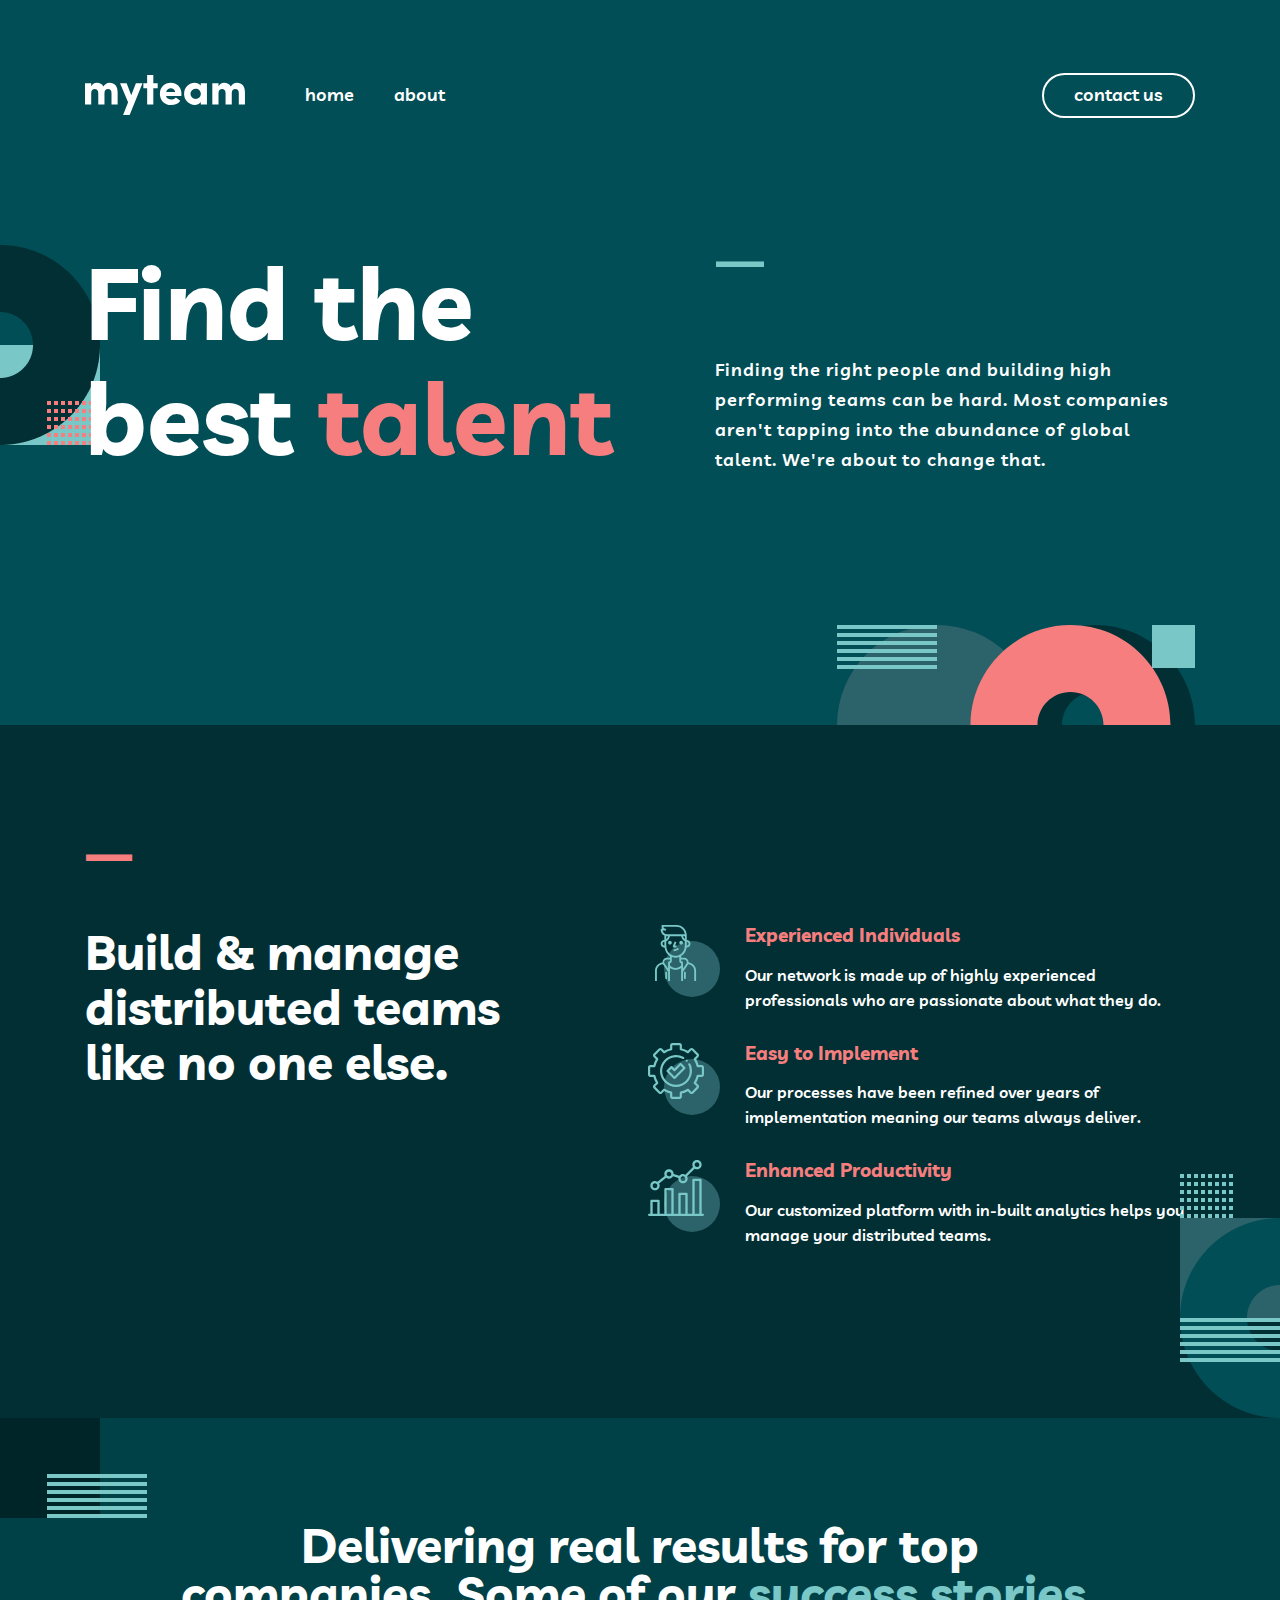
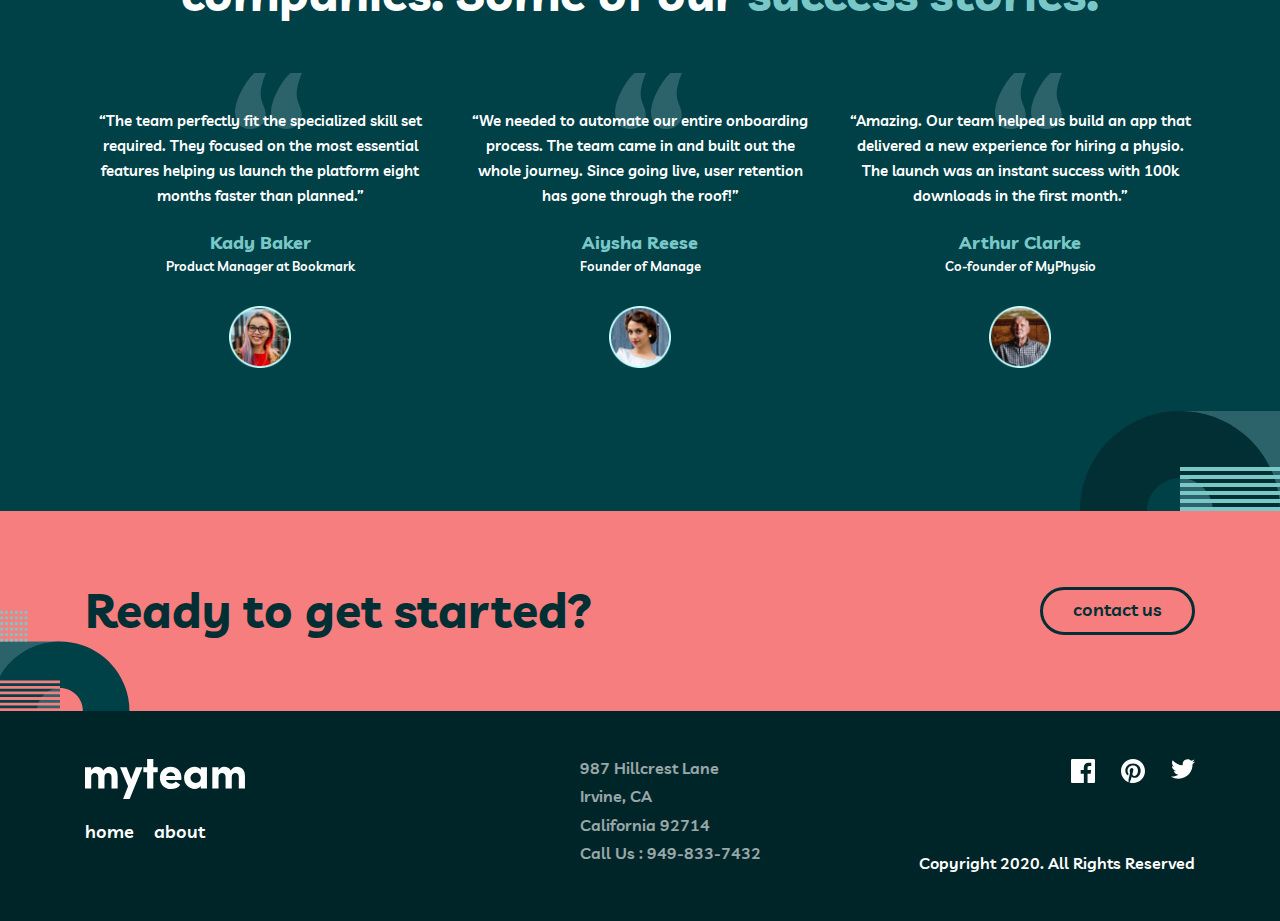
<file: index.html>
<!DOCTYPE html>
<html lang="en">

<head>
    <meta charset="UTF-8">
    <meta http-equiv="X-UA-Compatible" content="IE=edge">
    <meta name="viewport" content="width=device-width, initial-scale=1.0">
    <title>MyTeam</title>
    <link rel="stylesheet" href="./css/normalize.css">
    <link rel="stylesheet" href="./css/main.css">
</head>

<body>
    <header>
        <div class="container">
            <div class="nav_bar">
                <input class="hamburger_btn" type="checkbox" id="toggle">

                <a class=" logo" href="index.html">
                    <img class=" logo_img" src="img/logo.svg" width="160" height="40" alt="logo">
                </a>

                <ul class="nav_bar_list">
                    <li class="nav_bar_item"><a class="nav_bar_link link_home" href="index.html">home</a></li>
                    <li class="nav_bar_item"><a class="nav_bar_link link_about" href="about.html">about</a></li>
                    <li><a href="contact.html" class="nav_bar_btn">contact us</a></li>
                </ul>


                <label class="hamburger_label" for="toggle">
          <div class="hamburger_outer">
            <div class="hamburger"></div>
            <div class="hamburger_1"></div>
            <div class="hamburger_2"></div>
          </div>
        </label>
            </div>
        </div>
    </header>

    <main>
        <section id="site_hero_section">
            <img class="hero_section_img" src="img/background.png" width="100" height="200" alt="background">
            <div class="container">
                <div class="site_hero">

                    <h2 class="site_hero_title">Find the best </h2>
                    <p class="site_hero_text">Finding the right people and building high performing teams can be hard. Most companies aren't tapping into the abundance of global talent. We're about to change that.</p>

                    <img class="site_hero_img" src="img/background-2.svg" width="358" height="100" alt="background">
                </div>
            </div>
        </section>

        <section id="services_section">

            <div class="container">

                <div class="services">
                    <h2 class="services_title">Build & manage distributed teams like no one else.</h2>

                    <ul class="services_list">
                        <li class="services_item">
                            <img src="img/service1.svg" width="72" height="72" alt="">
                            <div class="services_box">
                                <h3 class="service_box_title">Experienced Individuals</h3>
                                <p class="service_box_text">Our network is made up of highly experienced professionals who are passionate about what they do.</p>
                            </div>
                        </li>

                        <li class="services_item">
                            <img src="img/service2.svg" width="72" height="72" alt="">
                            <div class="services_box">
                                <h3 class="service_box_title">Easy to Implement</h3>
                                <p class="service_box_text">Our processes have been refined over years of implementation meaning our teams always deliver.</p>
                            </div>
                        </li>

                        <li class="services_item">
                            <img src="img/service3.svg" width="72" height="72" alt="">
                            <div class="services_box">
                                <h3 class="service_box_title">Enhanced Productivity</h3>
                                <p class="service_box_text">Our customized platform with in-built analytics helps you manage your distributed teams.</p>
                            </div>
                        </li>
                    </ul>
                </div>
            </div>
            <img class="services_background" src="img/background2.png" width="100" height="244" alt="">
        </section>

        <section id="info_section">
            <img class="info_img_back" src="img/info-background.svg" width="147" height="100" alt="">
            <div class="container">
                <div class="information">
                    <h2 class="info_title">Delivering real results for top companies. Some of our</h2>

                    <ul class="info_list">
                        <li class="info_item">
                            <img class="info_item_img" src="img/blockqoute.svg" width="67" height="56" alt="quote">
                            <p class="info_item_text"> “The team perfectly fit the specialized skill set required. They focused on the most essential features helping us launch the platform eight months faster than planned.”
                            </p>
                            <p class="info_name">Kady Baker</p>
                            <p class="info_name_bottom">Product Manager at Bookmark</p>
                            <img src="img/kady.png" width="62" height="62" alt="kady's photo">
                        </li>

                        <li class="info_item">
                            <img class="info_item_img" src="img/blockqoute.svg" width="67" height="56" alt="quote">
                            <p class="info_item_text">“We needed to automate our entire onboarding process. The team came in and built out the whole journey. Since going live, user retention has gone through the roof!”
                            </p>
                            <p class="info_name">Aiysha Reese</p>
                            <p class="info_name_bottom">Founder of Manage</p>
                            <img src="img/aiysha.png" width="62" height="62" alt="">
                        </li>

                        <li class="info_item">
                            <img class="info_item_img" src="img/blockqoute.svg" width="67" height="56" alt="quote">
                            <p class="info_item_text">“Amazing. Our team helped us build an app that delivered a new experience for hiring a physio. The launch was an instant success with 100k downloads in the first month.”
                            </p>
                            <p class="info_name">Arthur Clarke</p>
                            <p class="info_name_bottom">Co-founder of MyPhysio</p>
                            <img src="img/arthur.png" width="62" height="62" alt="">
                        </li>
                    </ul>
                </div>

            </div>
            <img class="info_img" src="img/info-background2.svg" width="200" height="100" alt="">
        </section>

        <section id="contact_section">
            <div class="container">
                <div class="contact">
                    <h2 class="contact_title">Ready to get started?</h2>
                    <a class="contact_btn" href="contact.html">contact us</a>
                </div>
            </div>
        </section>
    </main>

    <footer>
        <div class="container">
            <div class="footer">
                <div class="footer_nav">
                    <a class="footer_logo_link" href="index.html">
                        <img src="img/logo.svg" width="160" height="40" alt="logo">
                    </a>

                    <ul class="footer_nav_list">
                        <li><a class="footer_nav_link" href="index.html">home</a></li>
                        <li><a class="footer_nav_link" href="about.html">about</a></li>
                    </ul>
                </div>
                <!-- footer_nav -->
                <ul class="footer_list">
                    <li class="foooter_item">
                        <a class="footer_link" href="#">987 Hillcrest Lane</a>
                    </li>

                    <li class="foooter_item">
                        <a class="footer_link" href="#">Irvine, CA</a>
                    </li>

                    <li class="foooter_item">
                        <a class="footer_link" href="#">California 92714</a>
                    </li>

                    <li class="foooter_item">
                        <a class="footer_link" href="#">Call Us : 949-833-7432</a>
                    </li>
                </ul>
                <!-- footer_list -->


                <ul class="web_list">
                    <li class="web_item">
                        <a href="https://www.facebook.com/" class="web_facebook web_link">
                            <img src="img/facebook.svg" width="24" height="24" alt="facebook icon" class="web_img">
                            <img src="img/facebook-hover.svg" width="24" height="24" alt="facebook icon" class="web_img_rep">
                        </a>
                    </li>

                    <li class="web_item">
                        <a href="https://www.pinterest.ru/" class="web_link">
                            <img src="img/pinterest.svg" width="24" height="24" alt="pinterest icon" class="web_img">
                            <img src="img/pinterest-hover.svg" width="24" height="24" alt="pinterest icon" class="web_img_rep">
                        </a>
                    </li>

                    <li class="web_item">
                        <a href="https://twitter.com/" class="web_link">
                            <img src="img/twitter.svg" width="24" height="20" alt="twitter icon" class="web_img">
                            <img src="img/twitter-hover.svg" width="24" height="20" alt="twitter icon" class="web_img_rep">
                        </a>
                    </li>
                </ul>

                <p class="web_text">Copyright 2020. All Rights Reserved</p>

            </div>
            <!-- footer -->
        </div>
        <!-- container -->
    </footer>


</body>

</html>
</file>
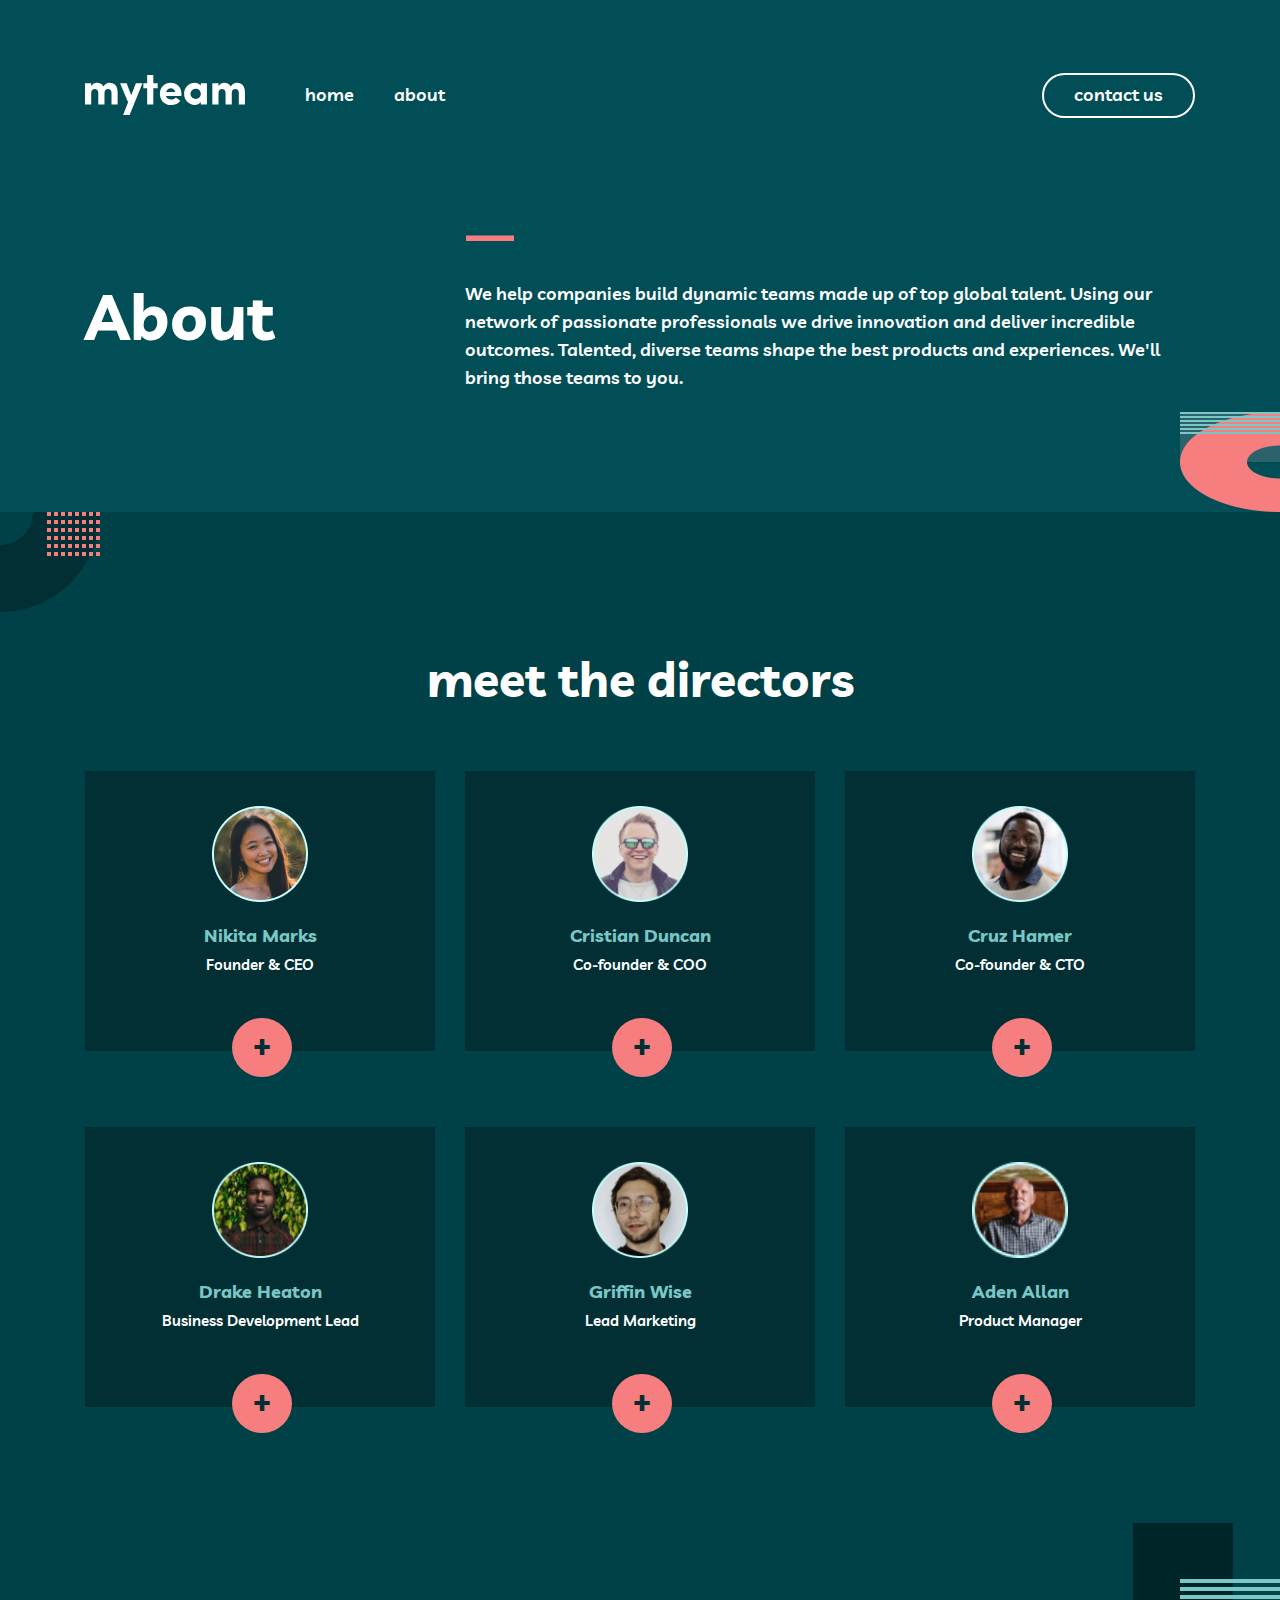
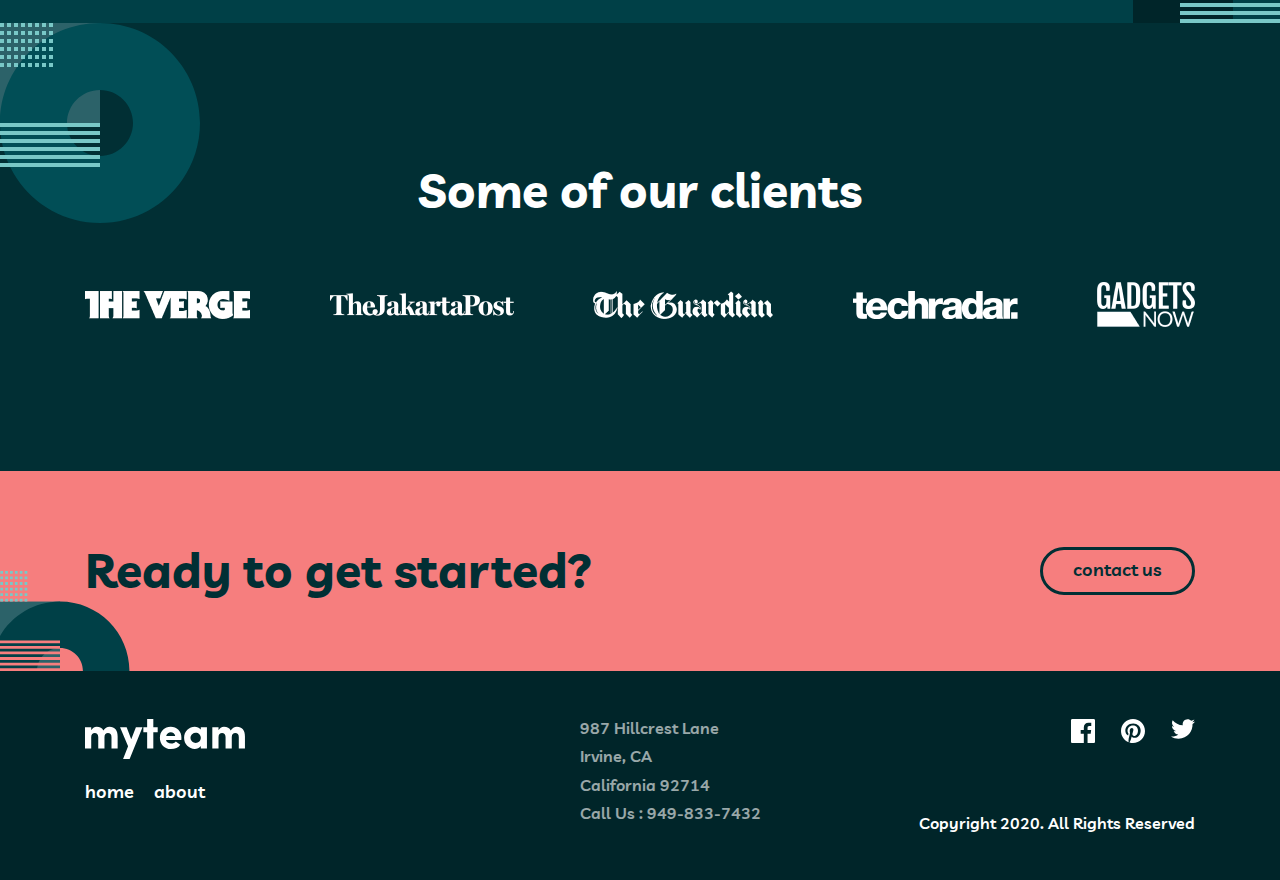
<file: about.html>
<!DOCTYPE html>
<html lang="en">

<head>
    <meta charset="UTF-8">
    <meta http-equiv="X-UA-Compatible" content="IE=edge">
    <meta name="viewport" content="width=device-width, initial-scale=1.0">
    <title>MyTeam</title>
    <link rel="stylesheet" href="./css/normalize.css">
    <link rel="stylesheet" href="./css/about.css">
</head>

<body>
    <header>
        <div class="container">
            <div class="nav_bar">
                <input class="hamburger_btn" type="checkbox" id="toggle">
                <a class=" logo" href="index.html">
                    <img class=" logo_img" src="img/logo.svg" width="160" height="40" alt="logo">
                </a>

                <ul class="nav_bar_list">
                    <li class="nav_bar_item"><a class="nav_bar_link link_home" href="index.html">home</a></li>
                    <li class="nav_bar_item"><a class="nav_bar_link link_about" href="about.html">about</a></li>
                    <li><a href="contact.html" class="nav_bar_btn">contact us</a></li>
                </ul>

                <label class="hamburger_label" for="toggle">
          <div class="hamburger_outer">
            <div class="hamburger"></div>
            <div class="hamburger_1"></div>
            <div class="hamburger_2"></div>
          </div>
        </label>
            </div>
        </div>
    </header>

    <main>
        <section id="about_section">
            <div class="container">
                <div class="about">
                    <h2 class="about_title">About</h2>
                    <p class="about_text">We help companies build dynamic teams made up of top global talent. Using our network of passionate professionals we drive innovation and deliver incredible outcomes. Talented, diverse teams shape the best products and experiences.
                        We'll bring those teams to you.
                    </p>
                </div>
            </div>
            <img class="about_background" src="img/about.png" width="100" height="100" alt="">
        </section>

        <section id="directors_section">
            <img class="direct_background" src="img/direct-background.png" width="100" height="100" alt="">
            <div class="container">
                <div class="directors">
                    <h2 class="directors_title">meet the directors</h2>

                    <ul class="direct_list">
                        <li class="direct_item">
                            <div class="direct_box_outer">
                                <div class="direct_box">
                                    <img class="direct_img" src="img/direct1.png" width="96" height="96" alt="">
                                    <p class="direct_name">Nikita Marks</p>
                                    <p class="direct_name_info">Founder & CEO</p>
                                    <p class="direct_name">Nikita Marks</p>
                                    <blockquote class="direct_quote">“Empowered teams create truly amazing products. Set the north star and let them follow it.”
                                    </blockquote>
                                    <ul class="direct_list_inner">
                                        <li class="direct_item_inner">
                                            <a href="https://twitter.com/" class="direct_link_inner">
                                                <img src="img/twitter.svg" width="20" height="20" alt="" class="list_inner_img">
                                                <img src="img/twitter-hover.svg" width="20" height="20" alt="" class="list_inner_img_hover">
                                            </a>
                                        </li>
                                        <li class="direct_item_inner">
                                            <a href="https://www.linkedin.com/" class="direct_link_inner">
                                                <img src="img/linkedin.svg" width="20" height="20" alt="" class="list_inner_img">
                                                <img src="img/linkedin-hover.svg" width="20" height="20" alt="" class="list_inner_img_hover">
                                            </a>
                                        </li>
                                    </ul>
                                </div>
                            </div>
                            <div class="add">+</div>
                        </li>

                        <li class="direct_item">
                            <div class="direct_box_outer">
                                <div class="direct_box">
                                    <img class="direct_img" src="img/direct2.png" width="96" height="96" alt="">
                                    <p class="direct_name">Cristian Duncan</p>
                                    <p class="direct_name_info">Co-founder & COO</p>
                                    <p class="direct_name">Cristian Duncan</p>
                                    <blockquote class="direct_quote">“Empowered teams create truly amazing products. Set the north star and let them follow it.”
                                    </blockquote>
                                    <ul class="direct_list_inner">
                                        <li class="direct_item_inner">
                                            <a href="https://twitter.com/" class="direct_link_inner">
                                                <img src="img/twitter.svg" width="20" height="20" alt="" class="list_inner_img">
                                                <img src="img/twitter-hover.svg" width="20" height="20" alt="" class="list_inner_img_hover">
                                            </a>
                                        </li>
                                        <li class="direct_item_inner">
                                            <a href="https://www.linkedin.com/" class="direct_link_inner">
                                                <img src="img/linkedin.svg" width="20" height="20" alt="" class="list_inner_img">
                                                <img src="img/linkedin-hover.svg" width="20" height="20" alt="" class="list_inner_img_hover">
                                            </a>
                                        </li>
                                    </ul>
                                </div>
                            </div>
                            <div class="add">+</div>
                        </li>

                        <li class="direct_item">
                            <div class="direct_box_outer">
                                <div class="direct_box">
                                    <img class="direct_img" src="img/direct3.png" width="96" height="96" alt="">
                                    <p class="direct_name">Cruz Hamer</p>
                                    <p class="direct_name_info">Co-founder & CTO</p>
                                    <p class="direct_name">Cruz Hamer</p>
                                    <blockquote class="direct_quote">“Empowered teams create truly amazing products. Set the north star and let them follow it.”
                                    </blockquote>
                                    <ul class="direct_list_inner">
                                        <li class="direct_item_inner">
                                            <a href="https://twitter.com/" class="direct_link_inner">
                                                <img src="img/twitter.svg" width="20" height="20" alt="" class="list_inner_img">
                                                <img src="img/twitter-hover.svg" width="20" height="20" alt="" class="list_inner_img_hover">
                                            </a>
                                        </li>
                                        <li class="direct_item_inner">
                                            <a href="https://www.linkedin.com/" class="direct_link_inner">
                                                <img src="img/linkedin.svg" width="20" height="20" alt="" class="list_inner_img">
                                                <img src="img/linkedin-hover.svg" width="20" height="20" alt="" class="list_inner_img_hover">
                                            </a>
                                        </li>
                                    </ul>
                                </div>
                            </div>
                            <div class="add">+</div>
                        </li>

                        <li class="direct_item">
                            <div class="direct_box_outer">
                                <div class="direct_box">
                                    <img class="direct_img" src="img/direct4.png" width="96" height="96" alt="">
                                    <p class="direct_name">Drake Heaton</p>
                                    <p class="direct_name_info">Business Development Lead</p>
                                    <p class="direct_name">Drake Heaton</p>
                                    <blockquote class="direct_quote">“Empowered teams create truly amazing products. Set the north star and let them follow it.”
                                    </blockquote>
                                    <ul class="direct_list_inner">
                                        <li class="direct_item_inner">
                                            <a href="https://twitter.com/" class="direct_link_inner">
                                                <img src="img/twitter.svg" width="20" height="20" alt="" class="list_inner_img">
                                                <img src="img/twitter-hover.svg" width="20" height="20" alt="" class="list_inner_img_hover">
                                            </a>
                                        </li>
                                        <li class="direct_item_inner">
                                            <a href="https://www.linkedin.com/" class="direct_link_inner">
                                                <img src="img/linkedin.svg" width="20" height="20" alt="" class="list_inner_img">
                                                <img src="img/linkedin-hover.svg" width="20" height="20" alt="" class="list_inner_img_hover">
                                            </a>
                                        </li>
                                    </ul>
                                </div>
                            </div>
                            <div class="add">+</div>
                        </li>

                        <li class="direct_item">
                            <div class="direct_box_outer">
                                <div class="direct_box">
                                    <img class="direct_img" src="img/direct5.png" width="96" height="96" alt="">
                                    <p class="direct_name">Griffin Wise</p>
                                    <p class="direct_name_info">Lead Marketing</p>
                                    <p class="direct_name">Griffin Wise</p>
                                    <blockquote class="direct_quote">“Empowered teams create truly amazing products. Set the north star and let them follow it.”
                                    </blockquote>
                                    <ul class="direct_list_inner">
                                        <li class="direct_item_inner">
                                            <a href="https://twitter.com/" class="direct_link_inner">
                                                <img src="img/twitter.svg" width="20" height="20" alt="" class="list_inner_img">
                                                <img src="img/twitter-hover.svg" width="20" height="20" alt="" class="list_inner_img_hover">
                                            </a>
                                        </li>
                                        <li class="direct_item_inner">
                                            <a href="https://www.linkedin.com/" class="direct_link_inner">
                                                <img src="img/linkedin.svg" width="20" height="20" alt="" class="list_inner_img">
                                                <img src="img/linkedin-hover.svg" width="20" height="20" alt="" class="list_inner_img_hover">
                                            </a>
                                        </li>
                                    </ul>
                                </div>
                            </div>
                            <div class="add">+</div>
                        </li>

                        <li class="direct_item">
                            <div class="direct_box_outer">
                                <div class="direct_box">
                                    <img class="direct_img" src="img/direct6.png" width="96" height="96" alt="">
                                    <p class="direct_name">Aden Allan</p>
                                    <p class="direct_name_info">Product Manager</p>
                                    <p class="direct_name">Aden Allan</p>
                                    <blockquote class="direct_quote">“Empowered teams create truly amazing products. Set the north star and let them follow it.”
                                    </blockquote>
                                    <ul class="direct_list_inner">
                                        <li class="direct_item_inner">
                                            <a href="https://twitter.com/" class="direct_link_inner">
                                                <img src="img/twitter.svg" width="20" height="20" alt="" class="list_inner_img">
                                                <img src="img/twitter-hover.svg" width="20" height="20" alt="" class="list_inner_img_hover">
                                            </a>
                                        </li>
                                        <li class="direct_item_inner">
                                            <a href="https://www.linkedin.com/" class="direct_link_inner">
                                                <img src="img/linkedin.svg" width="20" height="20" alt="" class="list_inner_img">
                                                <img src="img/linkedin-hover.svg" width="20" height="20" alt="" class="list_inner_img_hover">
                                            </a>
                                        </li>
                                    </ul>
                                </div>
                            </div>
                            <div class="add">+</div>
                        </li>
                    </ul>

                </div>
            </div>
            <img class="direct_background_2" src="img/direct-background-2.png" width="147" height="100" alt="">
        </section>

        <section id="clients_section">
            <img class="clients_bg" src="img/clients-bg.svg" width="200" height="200" alt="">
            <div class="container">
                <div class="clients">
                    <h2 class="clients_title">Some of our clients</h2>

                    <ul class="clients_list">
                        <li class="clients_item">
                            <a href="#">
                                <img src="img/clients-1.png" width="165" height="28" alt="" class="clients_img">
                            </a>
                        </li>
                        <li class="clients_item">
                            <a href="#">
                                <img src="img/clients-2.png" width="184" height="23" alt="" class="clients_img">
                            </a>
                        </li>
                        <li class="clients_item">
                            <a href="#">
                                <img src="img/clients-3.png" width="180" height="28" alt="" class="clients_img">
                            </a>
                        </li>
                        <li class="clients_item">
                            <a href="#">
                                <img src="img/clients-4.png" width="165" height="28" alt="" class="clients_img">
                            </a>
                        </li>
                        <li class="clients_item">
                            <a href="#">
                                <img src="img/clients-5.png" width="98" height="45" alt="" class="clients_img">
                            </a>
                        </li>
                    </ul>
                </div>
            </div>
        </section>

        <section id="contact_section">
            <div class="container">
                <div class="contact">
                    <h2 class="contact_title">Ready to get started?</h2>
                    <a class="contact_btn" href="contact.html">contact us</a>
                </div>
            </div>
        </section>
    </main>

    <footer>
        <div class="container">
            <div class="footer">
                <div class="footer_nav">
                    <a class="footer_logo_link" href="index.html">
                        <img src="img/logo.svg" width="160" height="40" alt="logo">
                    </a>

                    <ul class="footer_nav_list">
                        <li><a class="footer_nav_link" href="index.html">home</a></li>
                        <li><a class="footer_nav_link" href="about.html">about</a></li>
                    </ul>
                </div>
                <!-- footer_nav -->


                <ul class="footer_list">
                    <li class="foooter_item">
                        <a class="footer_link" href="#">987 Hillcrest Lane</a>
                    </li>

                    <li class="foooter_item">
                        <a class="footer_link" href="#">Irvine, CA</a>
                    </li>

                    <li class="foooter_item">
                        <a class="footer_link" href="#">California 92714</a>
                    </li>

                    <li class="foooter_item">
                        <a class="footer_link" href="#">Call Us : 949-833-7432</a>
                    </li>
                </ul>
                <!-- footer_list -->


                <ul class="web_list">
                    <li class="web_item">
                        <a href="https://www.facebook.com/" class="web_facebook web_link">
                            <img src="img/facebook.svg" width="24" height="24" alt="facebook icon" class="web_img">
                            <img src="img/facebook-hover.svg" width="24" height="24" alt="facebook icon" class="web_img_rep">
                        </a>
                    </li>

                    <li class="web_item">
                        <a href="https://www.pinterest.ru/" class="web_link">
                            <img src="img/pinterest.svg" width="24" height="24" alt="pinterest icon" class="web_img">
                            <img src="img/pinterest-hover.svg" width="24" height="24" alt="pinterest icon" class="web_img_rep">
                        </a>
                    </li>

                    <li class="web_item">
                        <a href="https://twitter.com/" class="web_link">
                            <img src="img/twitter.svg" width="24" height="20" alt="twitter icon" class="web_img">
                            <img src="img/twitter-hover.svg" width="24" height="20" alt="twitter icon" class="web_img_rep">
                        </a>
                    </li>
                </ul>

                <p class="web_text">Copyright 2020. All Rights Reserved</p>

            </div>
            <!-- footer -->
        </div>
        <!-- container -->
    </footer>

</body>

</html>
</file>
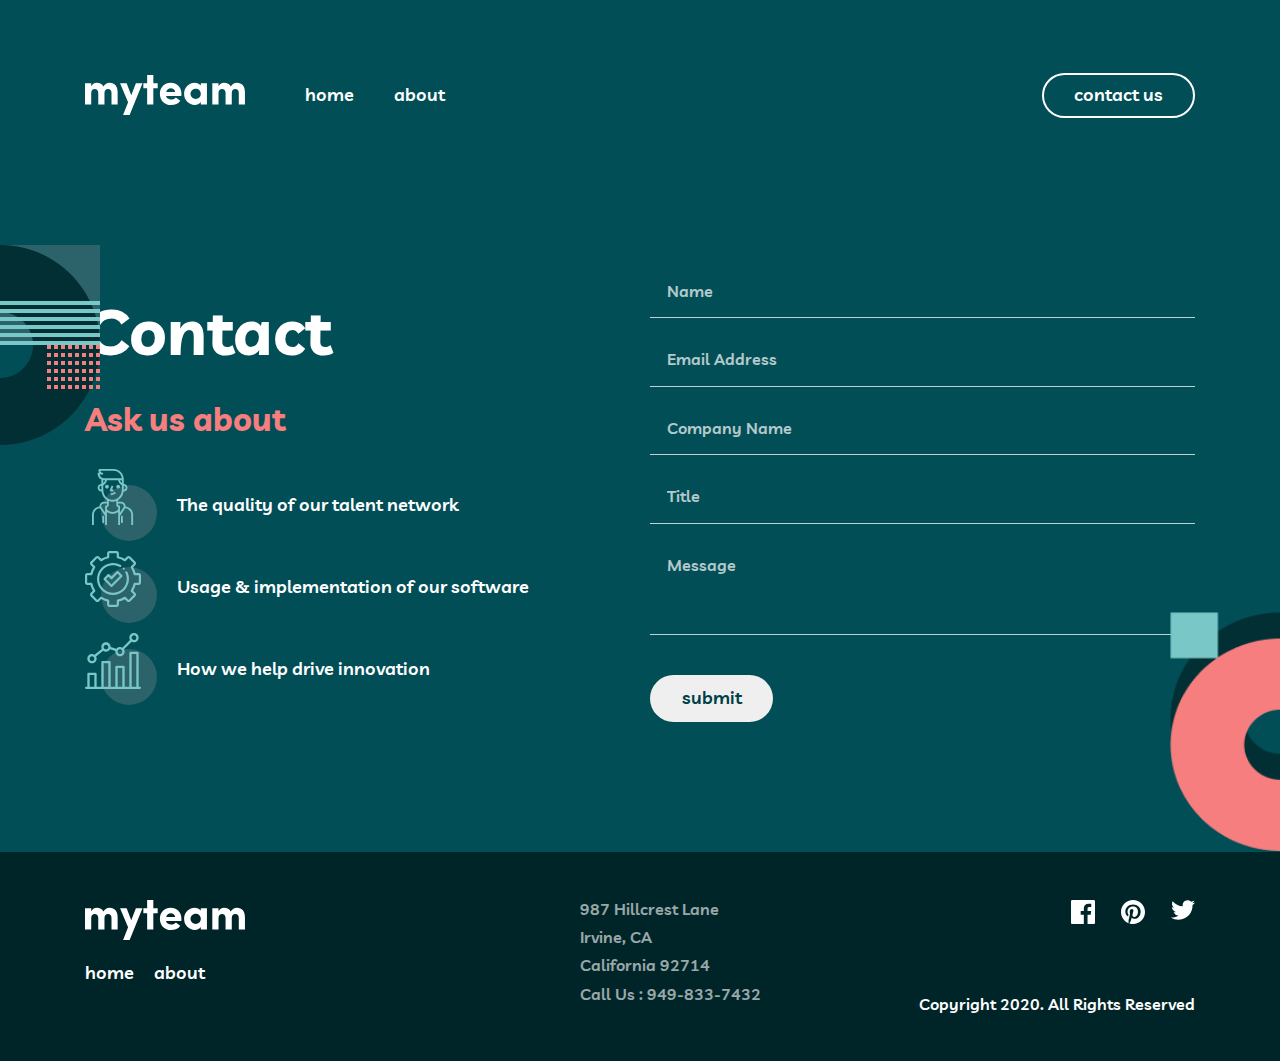
<file: contact.html>
<!DOCTYPE html>
<html lang="en">

<head>
    <meta charset="UTF-8">
    <meta http-equiv="X-UA-Compatible" content="IE=edge">
    <meta name="viewport" content="width=device-width, initial-scale=1.0">
    <title>MyTeam</title>
    <link rel="stylesheet" href="./css/normalize.css">
    <link rel="stylesheet" href="./css/contact.css">
</head>

<body>
    <header>
        <div class="container">
            <div class="nav_bar">
                <input class="hamburger_btn" type="checkbox" id="toggle">

                <a class=" logo" href="index.html">
                    <img class=" logo_img" src="img/logo.svg" width="160" height="40" alt="logo">
                </a>

                <ul class="nav_bar_list">
                    <li class="nav_bar_item"><a class="nav_bar_link link_home" href="index.html">home</a></li>
                    <li class="nav_bar_item"><a class="nav_bar_link link_about" href="about.html">about</a></li>
                    <li><a href="contact.html" class="nav_bar_btn">contact us</a></li>
                </ul>
                <label class="hamburger_label" for="toggle">
          <div class="hamburger_outer">
            <div class="hamburger"></div>
            <div class="hamburger_1"></div>
            <div class="hamburger_2"></div>
          </div>
        </label>
            </div>
        </div>
    </header>

    <main>
        <img class="contact_bg" src="img/contact-bgg.png" width="100" height="200" alt="">
        <div class="container">
            <div class="intro">

                <div class="intro_text">
                    <h2 class="intro_title">Contact</h2>
                    <p class="intro_title_bottom">Ask us about</p>

                    <ul class="intro_list">
                        <li class="intro_item">
                            <img src="img/service1.svg" width="72" height="72" alt="">
                            <p class="intro_list_text">The quality of our talent network</p>
                        </li>
                        <li class="intro_item">
                            <img src="img/service2.svg" width="72" height="72" alt="">
                            <p class="intro_list_text">Usage & implementation of our software</p>
                        </li>
                        <li class="intro_item">
                            <img src="img/service3.svg" width="72" height="72" alt="">
                            <p class="intro_list_text">How we help drive innovation</p>
                        </li>
                    </ul>
                </div>

                <div class="input_form">
                    <form class="input" target="blank" method="post" action="https://echo.htmlacademy.ru/">
                        <input type="text" name="Name" class="name" placeholder="Name" required>
                        <input type="email" name="Email" class="email" placeholder="Email Address" required>
                        <input type="text" name="Company" class="company" placeholder="Company Name" required>
                        <input type="text" name="Title" class="title" placeholder="Title" required>
                        <input type="text" name="text" class="input_message" id="input_text" placeholder="Message" required>
                        <button class="input_btn" type="submit">submit</button>
                    </form>
                </div>
            </div>
        </div>
        <img src="img/input-bg-2.png" width="110" height="240" class="intro_bg_2" alt="">
    </main>

    <footer>
        <div class="container">
            <div class="footer">
                <div class="footer_nav">
                    <a class="footer_logo_link" href="index.html">
                        <img src="img/logo.svg" width="160" height="40" alt="logo">
                    </a>

                    <ul class="footer_nav_list">
                        <li><a class="footer_nav_link" href="index.html">home</a></li>
                        <li><a class="footer_nav_link" href="about.html">about</a></li>
                    </ul>
                </div>

                <ul class="footer_list">
                    <li class="foooter_item">
                        <a class="footer_link" href="#">987 Hillcrest Lane</a>
                    </li>

                    <li class="foooter_item">
                        <a class="footer_link" href="#">Irvine, CA</a>
                    </li>

                    <li class="foooter_item">
                        <a class="footer_link" href="#">California 92714</a>
                    </li>

                    <li class="foooter_item">
                        <a class="footer_link" href="#">Call Us : 949-833-7432</a>
                    </li>
                </ul>

                <ul class="web_list">
                    <li class="web_item">
                        <a href="https://www.facebook.com/" class="web_facebook web_link">
                            <img src="img/facebook.svg" width="24" height="24" alt="facebook icon" class="web_img">
                            <img src="img/facebook-hover.svg" width="24" height="24" alt="facebook icon" class="web_img_rep">
                        </a>
                    </li>

                    <li class="web_item">
                        <a href="https://www.pinterest.ru/" class="web_link">
                            <img src="img/pinterest.svg" width="24" height="24" alt="pinterest icon" class="web_img">
                            <img src="img/pinterest-hover.svg" width="24" height="24" alt="pinterest icon" class="web_img_rep">
                        </a>
                    </li>

                    <li class="web_item">
                        <a href="https://twitter.com/" class="web_link">
                            <img src="img/twitter.svg" width="24" height="20" alt="twitter icon" class="web_img">
                            <img src="img/twitter-hover.svg" width="24" height="20" alt="twitter icon" class="web_img_rep">
                        </a>
                    </li>
                </ul>

                <p class="web_text">Copyright 2020. All Rights Reserved</p>
            </div>
        </div>
    </footer>
</body>

</html>
</file>
<file: css/main.css>
@font-face {
    font-family: 'Livvic';
    font-style: normal;
    font-weight: 600;
    src: url('../fonts/livvic-v11-latin-600.woff2') format('woff2'), url('../fonts/livvic-v11-latin-600.woff') format('woff');
}

@font-face {
    font-family: 'Livvic';
    font-style: normal;
    font-weight: 700;
    src: url('../fonts/livvic-v11-latin-700.woff2') format('woff2'), url('../fonts/livvic-v11-latin-700.woff') format('woff');
}

* {
    box-sizing: border-box;
}

body {
    font-family: 'Livvic', sans-serif;
}

.container {
    max-width: 1150px;
    margin: 0 auto;
    padding: 0px 20px;
}

header {
    background-color: #014E56;
}

.nav_bar {
    padding-top: 75px;
    padding-bottom: 130px;
    display: flex;
    align-items: center;
    position: relative;
}

.logo {
    text-decoration: none;
    margin-right: 40px;
    display: inline-block;
    user-select: none;
}

.logo_img {
    display: block;
}

.nav_bar_list {
    margin: 0px;
    margin-right: auto;
    padding: 0px;
    list-style-type: none;
    display: flex;
}

.nav_bar_link {
    text-decoration: none;
    color: white;
    font-size: 18px;
    font-weight: 600;
    margin: 0 20px;
}

.link_home:hover {
    color: #F67E7E;
}

.link_about:hover {
    color: #F67E7E;
}

.nav_bar_btn {
    text-decoration: none;
    font-size: 18px;
    width: fit-content;
    border: 2px solid #FFFFFF;
    border-radius: 24px;
    background: none;
    color: white;
    padding: 10px 30px;
    position: absolute;
    right: 0;
    top: 73px;
}

.nav_bar_btn:hover {
    background-color: white;
    color: black;
}

.hamburger_btn {
    display: none;
}

.hamburger_label {
    display: none;
}

.hamburger_label:active {
    opacity: .7;
}

.hamburger {
    width: 20px;
    height: 3px;
    background-color: white;
    border-radius: 50px;
    position: relative;
}

.hamburger_1 {
    margin: 4px 0;
    width: 20px;
    height: 3px;
    background-color: white;
    border-radius: 50px;
}

.hamburger_2 {
    margin: 4px 0;
    width: 20px;
    height: 3px;
    background-color: white;
    border-radius: 50px;
}

#site_hero_section {
    background-color: #014E56;
    position: relative;
}

.hero_section_img {
    user-select: none;
    position: absolute;
    left: 0;
    top: 0;
}

.site_hero {
    padding-bottom: 250px;
    display: flex;
    justify-content: space-between;
    position: relative;
}

.site_hero_title {
    margin: 0;
    font-size: 100px;
    font-weight: bold;
    color: white;
    width: 532px;
}

.site_hero_title::after {
    content: 'talent';
    color: #F67E7E;
}

.site_hero_text {
    margin: 0;
    font-size: 18px;
    color: white;
    width: 480px;
    margin-top: auto;
    letter-spacing: 1px;
    line-height: 30px;
}

.site_hero_text::before {
    content: '—';
    position: absolute;
    top: 0;
    font-size: 50px;
    color: #79C8C7;
}

.site_hero_img {
    margin-left: auto;
    position: absolute;
    right: 0;
    bottom: 0;
    user-select: none;
}

#services_section {
    background-color: #012F34;
    position: relative;
}

.services {
    padding-top: 200px;
    padding-bottom: 140px;
    color: white;
    display: flex;
    justify-content: space-between;
}

.services_title {
    margin: 0;
    font-weight: bold;
    font-size: 48px;
    width: 450px;
    position: relative;
}

.services_title::before {
    position: absolute;
    content: '—';
    top: -100px;
    color: #F67E7E;
}

.services_list {
    margin: 0px;
    padding: 0px;
    list-style-type: none;
}

.services_item {
    display: flex;
    margin-bottom: 30px;
}

.services_box {
    width: 450px;
    margin-left: 25px;
}

.service_box_title {
    margin: 0;
    color: #F67E7E;
}

.service_box_text {
    margin: 0;
    margin-top: 16px;
    line-height: 25px;
}

.services_background {
    position: absolute;
    right: 0;
    bottom: 0;
    user-select: none;
}

#info_section {
    background-color: #004047;
    position: relative;
    padding-bottom: 140px;
}

.information {
    color: white;
    text-align: center;
}

.info_title {
    margin: 0;
    font-weight: bold;
    font-size: 48px;
    line-height: 48px;
    width: 84%;
    display: inline-block;
}

.info_title::after {
    content: ' success stories.';
    color: #79C8C7;
}

.info_list {
    margin: 0px;
    margin-top: 56px;
    padding: 0px;
    list-style-type: none;
    display: flex;
    justify-content: space-between;
}

.info_list img {
    user-select: none;
}

.info_item {
    position: relative;
    z-index: 1;
    width: 350px;
}

.info_item_img {
    z-index: -1;
    position: absolute;
    top: 0;
    left: 150px;
    user-select: none;
}

.info_item_text {
    margin-top: 35px;
    margin-bottom: 0;
    font-weight: 600;
    font-size: 15px;
    line-height: 25px;
}

.info_name {
    margin-top: 25px;
    margin-bottom: 5px;
    color: #79C8C7;
    font-weight: bold;
    font-size: 18px;
}

.info_name_bottom {
    margin: 0;
    margin-bottom: 32px;
    font-size: 13px;
}

.info_img {
    position: absolute;
    right: 0;
    bottom: 0;
    user-select: none;
}

.info_img_back {
    user-select: none;
}

#contact_section {
    background-image: url("../img/contacts.svg");
    background-position: bottom 0px left -40px;
    background-repeat: no-repeat;
    background-size: 200px 100px;
    background-color: #F67E7E;
    position: relative;
}

.contact {
    display: flex;
    justify-content: space-between;
    align-items: center;
    height: 200px;
}

.contact_title {
    margin: 0;
    font-weight: bold;
    font-size: 48px;
    color: #012F34;
    position: static;
    z-index: 3;
}

.contact_background {
    position: absolute;
    left: 0;
    bottom: 0;
    user-select: none;
    z-index: 1;
}

.contact_btn {
    text-decoration: none;
    font-size: 18px;
    font-weight: 600;
    border: 3px solid #012F34;
    border-radius: 24px;
    background: none;
    color: #012F34;
    padding: 10px 30px;
    height: 48px;
}

.contact_btn:hover {
    background-color: #012F34;
    color: white;
}

footer {
    background-color: #002529;
    padding: 48px 0;
}

.footer {
    display: flex;
    justify-content: space-between;
    color: white;
    position: relative;
}

.footer_nav {
    width: 160px;
}

.footer_logo_link {
    display: inline-block;
    text-decoration: none;
}

.footer_logo {
    display: block;
}

.footer_nav_list {
    margin: 0px;
    margin: 20px 0;
    padding: 0px;
    list-style-type: none;
    display: flex;
    justify-content: space-between;
    align-items: flex-end;
    width: 120px;
}

.footer_nav_link {
    text-decoration: none;
    color: white;
    font-weight: 600;
    font-size: 18px;
}

.footer_nav_link:hover {
    color: #F67E7E;
}

.footer_list {
    margin: 0px;
    padding: 0px;
    list-style-type: none;
}

.foooter_item {
    margin-bottom: 10px;
}

.footer_link {
    text-decoration: none;
    color: white;
    opacity: .6;
}

.footer_link:hover {
    opacity: 1;
}

.footer_web {
    width: 260px;
}

.web_list {
    margin: 0px;
    padding: 0px;
    list-style-type: none;
    display: flex;
    right: 0;
}

.web_item~.web_item {
    margin-left: 50px;
}

.web_link {
    display: inline-block;
    height: 24px;
    position: relative;
}

.web_img {
    display: block;
    position: absolute;
    top: 0;
    right: 0;
}

.web_img_rep {
    display: none;
    position: absolute;
    top: 0;
    right: 0;
}

.web_item:hover .web_img_rep {
    display: block;
}

.web_text {
    margin: 0;
    position: absolute;
    right: 0;
    bottom: 0;
}

@media (max-width:1100px) {
    .container {
        max-width: 690px;
    }
    .site_hero {
        display: block;
        text-align: center;
        padding-bottom: 0;
    }
    .hero_section_img {
        display: none;
    }
    .site_hero_title {
        margin: 0;
        font-size: 64px;
        margin: 0 auto;
    }
    .site_hero_text {
        padding-top: 15px;
        font-size: 15px;
        margin: 0 auto;
        width: 70%;
    }
    .site_hero_text::before {
        display: none;
    }
    .site_hero_img {
        margin-top: 150px;
        margin-bottom: -3px;
        position: static;
    }
    .services {
        display: block;
    }
    .services_title {
        font-size: 32px;
        margin-bottom: 65px;
    }
    .services_title::before {
        top: -60px;
    }
    .services_background {
        top: 0;
    }
    #info_section {
        padding-bottom: 10px;
    }
    .info_title {
        width: 72%;
        font-size: 32px;
        line-height: 32px;
    }
    .info_list {
        display: block;
        width: max-content;
        margin: 0 auto;
    }
    .footer_list {
        text-align: right;
    }
    .info_item {
        margin-bottom: 80px;
        width: 580px;
    }
    .info_item_img {
        top: -30px;
        left: 45%;
    }
    .contact_title {
        font-size: 32px;
        position: static;
        z-index: 3;
    }
    .footer {
        position: relative;
        height: 160px;
    }
    .web_list {
        position: absolute;
        left: 24px;
        bottom: 0;
    }
}

@media (max-width: 690px) {
    .container {
        max-width: 360px;
        position: relative;
    }
    .nav_bar {
        padding-top: 50px;
        padding-bottom: 50px;
        justify-content: space-between;
    }
    .logo {
        margin: 0;
    }
    .nav_bar_list {
        padding: 48px;
        padding-top: 110px;
        display: block;
        position: absolute;
        z-index: 1;
        top: 0;
        right: -700px;
        transition: all 1s ease;
        width: 500px;
        height: 100vh;
        background-color: #2C6269;
    }
    .nav_bar_item {
        margin-bottom: 24px;
    }
    .nav_bar_link {
        margin: 0;
    }
    .nav_bar_btn {
        top: 230px;
        left: 48px;
    }
    .hamburger_label {
        user-select: none;
        display: block;
        position: static;
        z-index: 2;
        float: right;
    }
    .hamburger {
        transition: all .5s ease;
    }
    .hamburger_1 {
        transition: all .5s ease;
    }
    .hamburger_2 {
        transition: all .5s ease;
    }
    .hamburger_outer {
        position: relative;
    }
    #toggle:checked~.nav_bar_list {
        right: -300px;
        box-shadow: -500px 0px 0px #00000098;
    }
    #toggle:checked~.hamburger_label .hamburger {
        transform: rotate(405deg);
    }
    #toggle:checked~.hamburger_label .hamburger_1 {
        transform: rotate(315deg);
        position: absolute;
        top: -4px;
        right: 0;
    }
    #toggle:checked~.hamburger_label .hamburger_2 {
        transform: rotate(315deg);
        position: absolute;
        top: -4px;
        right: 0;
    }
    .site_hero_title {
        padding-top: 10px;
        font-size: 40px;
        line-height: 40px;
        width: 218px;
    }
    .site_hero_text::before {
        display: none;
        margin: 0;
    }
    .site_hero_text {
        width: 280px;
        font-weight: 600;
        font-size: 15px;
        line-height: 28px;
    }
    .site_hero_img {
        margin-top: 30px;
        width: 250px;
        height: 80px;
        left: 0;
    }
    .services {
        padding-top: 100px;
        padding-bottom: 64px;
    }
    .services_title {
        font-weight: bold;
        font-size: 32px;
        line-height: 32px;
        width: 240px;
    }
    .services_item {
        display: block;
        text-align: center;
    }
    .services_box {
        margin: 0 auto;
        width: 280px;
    }
    .service_box_text {
        width: 280px;
        margin: 0 auto;
    }
    .info_title {
        width: 290px;
        font-weight: bold;
        font-size: 32px;
    }
    .info_item {
        width: 280px;
    }
    .contact {
        display: block;
        padding: 85px 0;
        height: auto;
        text-align: center;
    }
    .contact_title {
        font-size: 32px;
        line-height: 32px;
        margin-bottom: 25px;
    }
    .contact_background {
        position: absolute;
        z-index: 0;
    }
    .footer {
        display: block;
        margin: 0 auto;
        height: 350px;
    }
    .footer_nav {
        margin: 0 auto;
    }
    .footer_logo_link {
        margin-bottom: 24px;
    }
    .footer_nav_list {
        margin: 0 auto;
        margin-bottom: 30px;
    }
    .footer_list {
        display: block;
        text-align: center;
        margin-bottom: 50px;
    }
    .web_list {
        justify-content: center;
        position: static;
        margin: 0 auto;
        margin-bottom: 20px;
    }
    .web_facebook {
        margin-left: 32px;
    }
    .web_text {
        position: static;
        text-align: center;
        margin-bottom: 10px;
    }
}
</file>
<file: css/about.css>
@font-face {
    font-family: 'Livvic';
    font-style: normal;
    font-weight: 600;
    src: url('../fonts/livvic-v11-latin-600.woff2') format('woff2'), url('../fonts/livvic-v11-latin-600.woff') format('woff');
}

@font-face {
    font-family: 'Livvic';
    font-style: normal;
    font-weight: 700;
    src: url('../fonts/livvic-v11-latin-700.woff2') format('woff2'), url('../fonts/livvic-v11-latin-700.woff') format('woff');
}

* {
    box-sizing: border-box;
}

body {
    font-family: 'Livvic', sans-serif;
}

.container {
    max-width: 1150px;
    margin: 0 auto;
    padding: 0px 20px;
}

header {
    background-color: #014E56;
}

.nav_bar {
    padding-top: 75px;
    padding-bottom: 130px;
    display: flex;
    align-items: center;
    position: relative;
}

.logo {
    text-decoration: none;
    margin-right: 40px;
    display: inline-block;
    user-select: none;
}

.logo_img {
    display: block;
}

.nav_bar_list {
    margin: 0px;
    margin-right: auto;
    padding: 0px;
    list-style-type: none;
    display: flex;
}

.nav_bar_link {
    text-decoration: none;
    color: white;
    font-size: 18px;
    font-weight: 600;
    margin: 0 20px;
}

.link_home:hover {
    color: #F67E7E;
}

.link_about:hover {
    color: #F67E7E;
}

.nav_bar_btn {
    text-decoration: none;
    font-size: 18px;
    width: fit-content;
    border: 2px solid #FFFFFF;
    border-radius: 24px;
    background: none;
    color: white;
    padding: 10px 30px;
    position: absolute;
    right: 0;
    top: 73px;
}

.nav_bar_btn:hover {
    background-color: white;
    color: black;
}

.hamburger_btn {
    display: none;
}

.hamburger_label {
    display: none;
}

.hamburger_label:active {
    opacity: .7;
}

.hamburger {
    width: 20px;
    height: 3px;
    background-color: white;
    border-radius: 50px;
    position: relative;
}

.hamburger_1 {
    margin: 4px 0;
    width: 20px;
    height: 3px;
    background-color: white;
    border-radius: 50px;
}

.hamburger_2 {
    margin: 4px 0;
    width: 20px;
    height: 3px;
    background-color: white;
    border-radius: 50px;
}

#about_section {
    background-color: #014E56;
    position: relative;
    padding-bottom: 120px;
}

.about {
    padding-top: 35px;
    display: flex;
    justify-content: space-between;
    color: white;
}

.about_title {
    margin: 0;
    font-weight: bold;
    font-size: 64px;
}

.about_text {
    margin: 0;
    width: 730px;
    font-size: 18px;
    line-height: 28px;
    position: relative;
}

.about_text::before {
    content: '—';
    position: absolute;
    top: -60px;
    left: 0;
    font-size: 50px;
    color: #F67E7E;
}

.about_background {
    position: absolute;
    right: 0;
    bottom: 0;
    user-select: none;
}

#directors_section {
    background-color: #004047;
    position: relative;
}

.direct_background {
    position: absolute;
    top: 0;
    left: 0;
    user-select: none;
}

.directors {
    padding: 140px 0;
    text-align: center;
    color: white;
}

.directors_title {
    margin: 0;
    margin-bottom: 64px;
    font-weight: bold;
    font-size: 48px;
}

.direct_list {
    margin: 0px;
    padding: 0px;
    list-style-type: none;
    display: flex;
    justify-content: space-between;
    flex-wrap: wrap;
}

.direct_item {
    position: relative;
    z-index: 3;
}

.direct_box_outer {
    width: 350px;
    height: 280px;
    overflow: hidden;
    margin-bottom: 76px;
    background-color: #012F34;
}

.direct_box_outer:hover .direct_box {
    transform: translateY(-50%);
}

.direct_box {
    padding: 24px;
    padding-top: 35px;
    padding-bottom: 50px;
    transition: all 1s ease;
}

.direct_name {
    margin: 0;
    margin-top: 20px;
    font-weight: bold;
    font-size: 18px;
    color: #79C8C7;
}

.direct_name_info {
    margin: 10px 0;
    margin-bottom: 110px;
    font-size: 15px;
}

.direct_quote {
    font-size: 15px;
    line-height: 25px;
    font-weight: bold;
}

.direct_list_inner {
    margin: 0px;
    padding: 0px;
    list-style-type: none;
    display: flex;
    justify-content: center;
}

.direct_item_inner {
    position: relative;
    margin: 0 16px;
}

.direct_link_inner {
    display: inline-block;
    display: flex;
    justify-content: center;
}

.list_inner_img {
    display: block;
    position: absolute;
    top: 0;
    z-index: 1;
}

.list_inner_img_hover {
    display: block;
    position: absolute;
    top: 0;
    z-index: 0;
}

.direct_item_inner:hover .list_inner_img_hover {
    z-index: 2;
}

.add {
    padding: 15px 0;
    width: 60px;
    padding: 9px 16px;
    background-color: #F67E7E;
    color: #012F34;
    position: absolute;
    z-index: 5;
    bottom: 50px;
    left: 42%;
    display: flex;
    align-items: center;
    justify-content: center;
    border-radius: 50%;
    font-weight: bold;
    font-size: 30px;
    padding-bottom: 16px;
    transition: all .5s ease;
    user-select: none;
}

.add:hover {
    transform: rotate(315deg);
    background-color: #79C8C7;
}

.direct_background_2 {
    position: absolute;
    bottom: 0;
    right: 0;
}

#clients_section {
    background-color: #012F34;
    position: relative;
}

.clients_bg {
    position: absolute;
    top: 0;
    left: 0;
}

.clients {
    padding: 140px 0;
    color: white;
    text-align: center;
}

.clients_title {
    margin: 0;
    margin-bottom: 64px;
    font-weight: bold;
    font-size: 48px;
}

.clients_list {
    margin: 0px;
    padding: 0px;
    list-style-type: none;
    display: flex;
    justify-content: space-between;
    align-items: center;
}

#contact_section {
    background-image: url("../img/contacts.svg");
    background-position: bottom 0px left -40px;
    background-repeat: no-repeat;
    background-size: 200px 100px;
    background-color: #F67E7E;
    position: relative;
}

.contact {
    display: flex;
    justify-content: space-between;
    align-items: center;
    height: 200px;
}

.contact_title {
    margin: 0;
    font-weight: bold;
    font-size: 48px;
    color: #012F34;
    position: static;
    z-index: 3;
}

.contact_background {
    position: absolute;
    left: 0;
    bottom: 0;
    user-select: none;
    z-index: 1;
}

.contact_btn {
    text-decoration: none;
    font-size: 18px;
    font-weight: 600;
    border: 3px solid #012F34;
    border-radius: 24px;
    background: none;
    color: #012F34;
    padding: 10px 30px;
    height: 48px;
}

.contact_btn:hover {
    background-color: #012F34;
    color: white;
}

footer {
    background-color: #002529;
    padding: 48px 0;
}

.footer {
    display: flex;
    justify-content: space-between;
    color: white;
    position: relative;
}

.footer_nav {
    width: 160px;
}

.footer_logo_link {
    display: inline-block;
    text-decoration: none;
}

.footer_logo {
    display: block;
}

.footer_nav_list {
    margin: 0px;
    margin: 20px 0;
    padding: 0px;
    list-style-type: none;
    display: flex;
    justify-content: space-between;
    align-items: flex-end;
    width: 120px;
}

.footer_nav_link {
    text-decoration: none;
    color: white;
    font-weight: 600;
    font-size: 18px;
}

.footer_nav_link:hover {
    color: #F67E7E;
}

.footer_list {
    margin: 0px;
    padding: 0px;
    list-style-type: none;
}

.foooter_item {
    margin-bottom: 10px;
}

.footer_link {
    text-decoration: none;
    color: white;
    opacity: .6;
}

.footer_link:hover {
    opacity: 1;
}

.footer_web {
    width: 260px;
}

.web_list {
    margin: 0px;
    padding: 0px;
    list-style-type: none;
    display: flex;
    right: 0;
}

.web_item~.web_item {
    margin-left: 50px;
}

.web_link {
    display: inline-block;
    height: 24px;
    position: relative;
}

.web_img {
    display: block;
    position: absolute;
    top: 0;
    right: 0;
}

.web_img_rep {
    display: none;
    position: absolute;
    top: 0;
    right: 0;
}

.web_item:hover .web_img_rep {
    display: block;
}

.web_text {
    margin: 0;
    position: absolute;
    right: 0;
    bottom: 0;
}

@media (max-width:1100px) {
    .container {
        max-width: 690px;
    }
    .about {
        display: block;
        text-align: center;
    }
    .about_text {
        font-size: 15px;
        line-height: 28px;
        width: 460px;
        margin: 0 auto;
    }
    .about_text::before {
        display: none;
    }
    .direct_list {
        justify-content: space-between;
    }
    .direct_box_outer {
        width: 280px;
    }
    .add {
        left: 40%;
    }
    .contact_title {
        font-size: 32px;
    }
    .clients {
        max-width: 690px;
    }
    .clients img {
        width: 100px;
        height: fit-content;
    }
    .footer {
        position: relative;
        height: 160px;
    }
    .web_list {
        position: absolute;
        left: 24px;
        bottom: 0;
    }
}

@media (max-width: 690px) {
    .container {
        max-width: 360px;
        position: relative;
    }
    .nav_bar {
        padding-top: 50px;
        padding-bottom: 50px;
        justify-content: space-between;
    }
    .logo {
        margin: 0;
    }
    .nav_bar_list {
        padding: 48px;
        padding-top: 110px;
        display: block;
        position: absolute;
        z-index: 1;
        top: 0;
        right: -700px;
        transition: all 1s ease;
        width: 500px;
        height: 100vh;
        background-color: #2C6269;
    }
    .nav_bar_item {
        margin-bottom: 24px;
    }
    .nav_bar_link {
        margin: 0;
    }
    .nav_bar_btn {
        top: 230px;
        left: 48px;
    }
    .hamburger_label {
        user-select: none;
        display: block;
        position: static;
        z-index: 2;
        float: right;
    }
    .hamburger {
        transition: all .5s ease;
    }
    .hamburger_1 {
        transition: all .5s ease;
    }
    .hamburger_2 {
        transition: all .5s ease;
    }
    .hamburger_outer {
        position: relative;
    }
    #toggle:checked~.nav_bar_list {
        right: -300px;
        box-shadow: -500px 0px 0px #00000098;
    }
    #toggle:checked~.hamburger_label .hamburger {
        transform: rotate(405deg);
    }
    #toggle:checked~.hamburger_label .hamburger_1 {
        transform: rotate(315deg);
        position: absolute;
        top: -4px;
        right: 0;
    }
    #toggle:checked~.hamburger_label .hamburger_2 {
        transform: rotate(315deg);
        position: absolute;
        top: -4px;
        right: 0;
    }
    .about {
        padding-top: 0;
    }
    .about_title {
        font-size: 40px;
        margin-bottom: 20px;
    }
    .about_text {
        width: 300px;
        font-size: 15px;
        line-height: 28px;
    }
    .directors_title {
        font-size: 32px;
    }
    .direct_list {
        justify-content: center;
    }
    .direct_box_outer {
        width: 300px;
    }
    .clients_list {
        display: block;
    }
    .clients img {
        width: fit-content;
        margin-bottom: 50px;
    }
    .contact {
        display: block;
        padding: 85px 0;
        height: auto;
        text-align: center;
    }
    .contact_title {
        font-size: 32px;
        line-height: 32px;
        margin-bottom: 25px;
    }
    .contact_background {
        position: absolute;
        z-index: 0;
    }
    .footer {
        display: block;
        margin: 0 auto;
        height: 350px;
    }
    .footer_nav {
        margin: 0 auto;
    }
    .footer_logo_link {
        margin-bottom: 24px;
    }
    .footer_nav_list {
        margin: 0 auto;
        margin-bottom: 30px;
    }
    .footer_list {
        display: block;
        text-align: center;
        margin-bottom: 50px;
    }
    .web_list {
        justify-content: center;
        position: static;
        margin: 0 auto;
        margin-bottom: 20px;
    }
    .web_facebook {
        margin-left: 32px;
    }
    .web_text {
        position: static;
        text-align: center;
        margin-bottom: 10px;
    }
}
</file>
<file: css/contact.css>
@font-face {
    font-family: 'Livvic';
    font-style: normal;
    font-weight: 600;
    src: url('../fonts/livvic-v11-latin-600.woff2') format('woff2'), url('../fonts/livvic-v11-latin-600.woff') format('woff');
}

@font-face {
    font-family: 'Livvic';
    font-style: normal;
    font-weight: 700;
    src: url('../fonts/livvic-v11-latin-700.woff2') format('woff2'), url('../fonts/livvic-v11-latin-700.woff') format('woff');
}

* {
    box-sizing: border-box;
}

body {
    font-family: 'Livvic', sans-serif;
}

.container {
    max-width: 1150px;
    margin: 0 auto;
    padding: 0px 20px;
}

header {
    background-color: #014E56;
}

.nav_bar {
    padding-top: 75px;
    padding-bottom: 130px;
    display: flex;
    align-items: center;
    position: relative;
}

.logo {
    text-decoration: none;
    margin-right: 40px;
    display: inline-block;
    user-select: none;
}

.logo_img {
    display: block;
}

.nav_bar_list {
    margin: 0px;
    margin-right: auto;
    padding: 0px;
    list-style-type: none;
    display: flex;
}

.nav_bar_link {
    text-decoration: none;
    color: white;
    font-size: 18px;
    font-weight: 600;
    margin: 0 20px;
}

.link_home:hover {
    color: #F67E7E;
}

.link_about:hover {
    color: #F67E7E;
}

.nav_bar_btn {
    text-decoration: none;
    font-size: 18px;
    width: fit-content;
    border: 2px solid #FFFFFF;
    border-radius: 24px;
    background: none;
    color: white;
    padding: 10px 30px;
    position: absolute;
    right: 0;
    top: 73px;
}

.nav_bar_btn:hover {
    background-color: white;
    color: black;
}

.hamburger_btn {
    display: none;
}

.hamburger_label {
    display: none;
}

.hamburger_label:active {
    opacity: .7;
}

.hamburger {
    width: 20px;
    height: 3px;
    background-color: white;
    border-radius: 50px;
    position: relative;
}

.hamburger_1 {
    margin: 4px 0;
    width: 20px;
    height: 3px;
    background-color: white;
    border-radius: 50px;
}

.hamburger_2 {
    margin: 4px 0;
    width: 20px;
    height: 3px;
    background-color: white;
    border-radius: 50px;
}

main {
    background-color: #014E56;
    position: relative;
}

.contact_bg {
    position: absolute;
    top: 0;
    left: 0;
    user-select: none;
}

.intro {
    padding-top: 20px;
    padding-bottom: 130px;
    display: flex;
    justify-content: space-between;
    color: white;
}

.intro_title {
    font-weight: bold;
    font-size: 64px;
    margin: 0;
    margin: 30px 0;
}

.intro_title_bottom {
    color: #F67E7E;
    font-weight: bold;
    font-size: 32px;
}

.intro_list {
    margin: 0px;
    padding: 0px;
    list-style-type: none;
}

.intro_item {
    display: flex;
    align-items: center;
    margin-bottom: 10px;
}

.intro_list_text {
    font-size: 18px;
    margin-left: 20px;
}

.input {
    display: flex;
    flex-direction: column;
    width: 545px;
}

.input input {
    padding: 17px;
    margin-bottom: 15px;
    outline: none;
    border: none;
    background: none;
    color: white;
    border-bottom: 1px solid #ffffffbe;
}

input::placeholder {
    color: white;
    opacity: .7;
}

.input input:hover {
    border-bottom: 1px solid #F67E7E;
    color: #F67E7E;
}

#input_text {
    padding-bottom: 60px;
}

.input_btn {
    width: 123px;
    padding: 13px 30px;
    border-radius: 25px;
    outline: none;
    border: none;
    font-weight: 600;
    font-size: 18px;
    color: #004047;
    margin-top: 25px;
    cursor: pointer;
}

.input_btn:hover {
    opacity: .8;
}

.input_btn:active {
    opacity: .6;
}

.intro_bg_2 {
    position: absolute;
    bottom: 0;
    right: 0;
}

footer {
    background-color: #002529;
    padding: 48px 0;
}

.footer {
    display: flex;
    justify-content: space-between;
    color: white;
    position: relative;
}

.footer_nav {
    width: 160px;
}

.footer_logo_link {
    display: inline-block;
    text-decoration: none;
}

.footer_logo {
    display: block;
}

.footer_nav_list {
    margin: 0px;
    margin: 20px 0;
    padding: 0px;
    list-style-type: none;
    display: flex;
    justify-content: space-between;
    align-items: flex-end;
    width: 120px;
}

.footer_nav_link {
    text-decoration: none;
    color: white;
    font-weight: 600;
    font-size: 18px;
}

.footer_nav_link:hover {
    color: #F67E7E;
}

.footer_list {
    margin: 0px;
    padding: 0px;
    list-style-type: none;
}

.foooter_item {
    margin-bottom: 10px;
}

.footer_link {
    text-decoration: none;
    color: white;
    opacity: .6;
}

.footer_link:hover {
    opacity: 1;
}

.footer_web {
    width: 260px;
}

.web_list {
    margin: 0px;
    padding: 0px;
    list-style-type: none;
    display: flex;
    right: 0;
}

.web_item~.web_item {
    margin-left: 50px;
}

.web_link {
    display: inline-block;
    height: 24px;
    position: relative;
}

.web_img {
    display: block;
    position: absolute;
    top: 0;
    right: 0;
}

.web_img_rep {
    display: none;
    position: absolute;
    top: 0;
    right: 0;
}

.web_item:hover .web_img_rep {
    display: block;
}

.web_text {
    margin: 0;
    position: absolute;
    right: 0;
    bottom: 0;
}

@media (max-width:1100px) {
    .container {
        max-width: 690px;
    }
    .intro {
        display: block;
        text-align: center;
    }
    .intro_item {
        margin-left: 70px;
    }
    .input_form {
        margin-left: 60px;
    }
    .footer {
        position: relative;
        height: 160px;
    }
    .web_list {
        position: absolute;
        left: 24px;
        bottom: 0;
    }
}

@media (max-width: 690px) {
    .container {
        max-width: 360px;
        position: relative;
    }
    .nav_bar {
        padding-top: 50px;
        padding-bottom: 50px;
        justify-content: space-between;
    }
    .logo {
        margin: 0;
    }
    .nav_bar_list {
        padding: 48px;
        padding-top: 110px;
        display: block;
        position: absolute;
        z-index: 1;
        top: 0;
        right: -700px;
        transition: all 1s ease;
        width: 500px;
        height: 100vh;
        background-color: #2C6269;
    }
    .nav_bar_item {
        margin-bottom: 24px;
    }
    .nav_bar_link {
        margin: 0;
    }
    .nav_bar_btn {
        top: 230px;
        left: 48px;
    }
    .hamburger_label {
        user-select: none;
        display: block;
        position: static;
        z-index: 2;
        float: right;
    }
    .hamburger {
        transition: all .5s ease;
    }
    .hamburger_1 {
        transition: all .5s ease;
    }
    .hamburger_2 {
        transition: all .5s ease;
    }
    .hamburger_outer {
        position: relative;
    }
    #toggle:checked~.nav_bar_list {
        right: -300px;
        box-shadow: -500px 0px 0px #00000098;
    }
    #toggle:checked~.hamburger_label .hamburger {
        transform: rotate(405deg);
    }
    #toggle:checked~.hamburger_label .hamburger_1 {
        transform: rotate(315deg);
        position: absolute;
        top: -4px;
        right: 0;
    }
    #toggle:checked~.hamburger_label .hamburger_2 {
        transform: rotate(315deg);
        position: absolute;
        top: -4px;
        right: 0;
    }
    .contact_bg {
        display: none;
    }
    .intro_item {
        margin: 0;
    }
    .input_form {
        margin: 0;
    }
    .input {
        width: 300px;
    }
    .intro_list_text {
        text-align: left;
    }
    .intro_list {
        margin-bottom: 56px;
    }
    .footer {
        display: block;
        margin: 0 auto;
        height: 350px;
    }
    .footer_nav {
        margin: 0 auto;
    }
    .footer_logo_link {
        margin-bottom: 24px;
    }
    .footer_nav_list {
        margin: 0 auto;
        margin-bottom: 30px;
    }
    .footer_list {
        display: block;
        text-align: center;
        margin-bottom: 50px;
    }
    .web_list {
        justify-content: center;
        position: static;
        margin: 0 auto;
        margin-bottom: 20px;
    }
    .web_facebook {
        margin-left: 32px;
    }
    .web_text {
        position: static;
        text-align: center;
        margin-bottom: 10px;
    }
}
</file>
